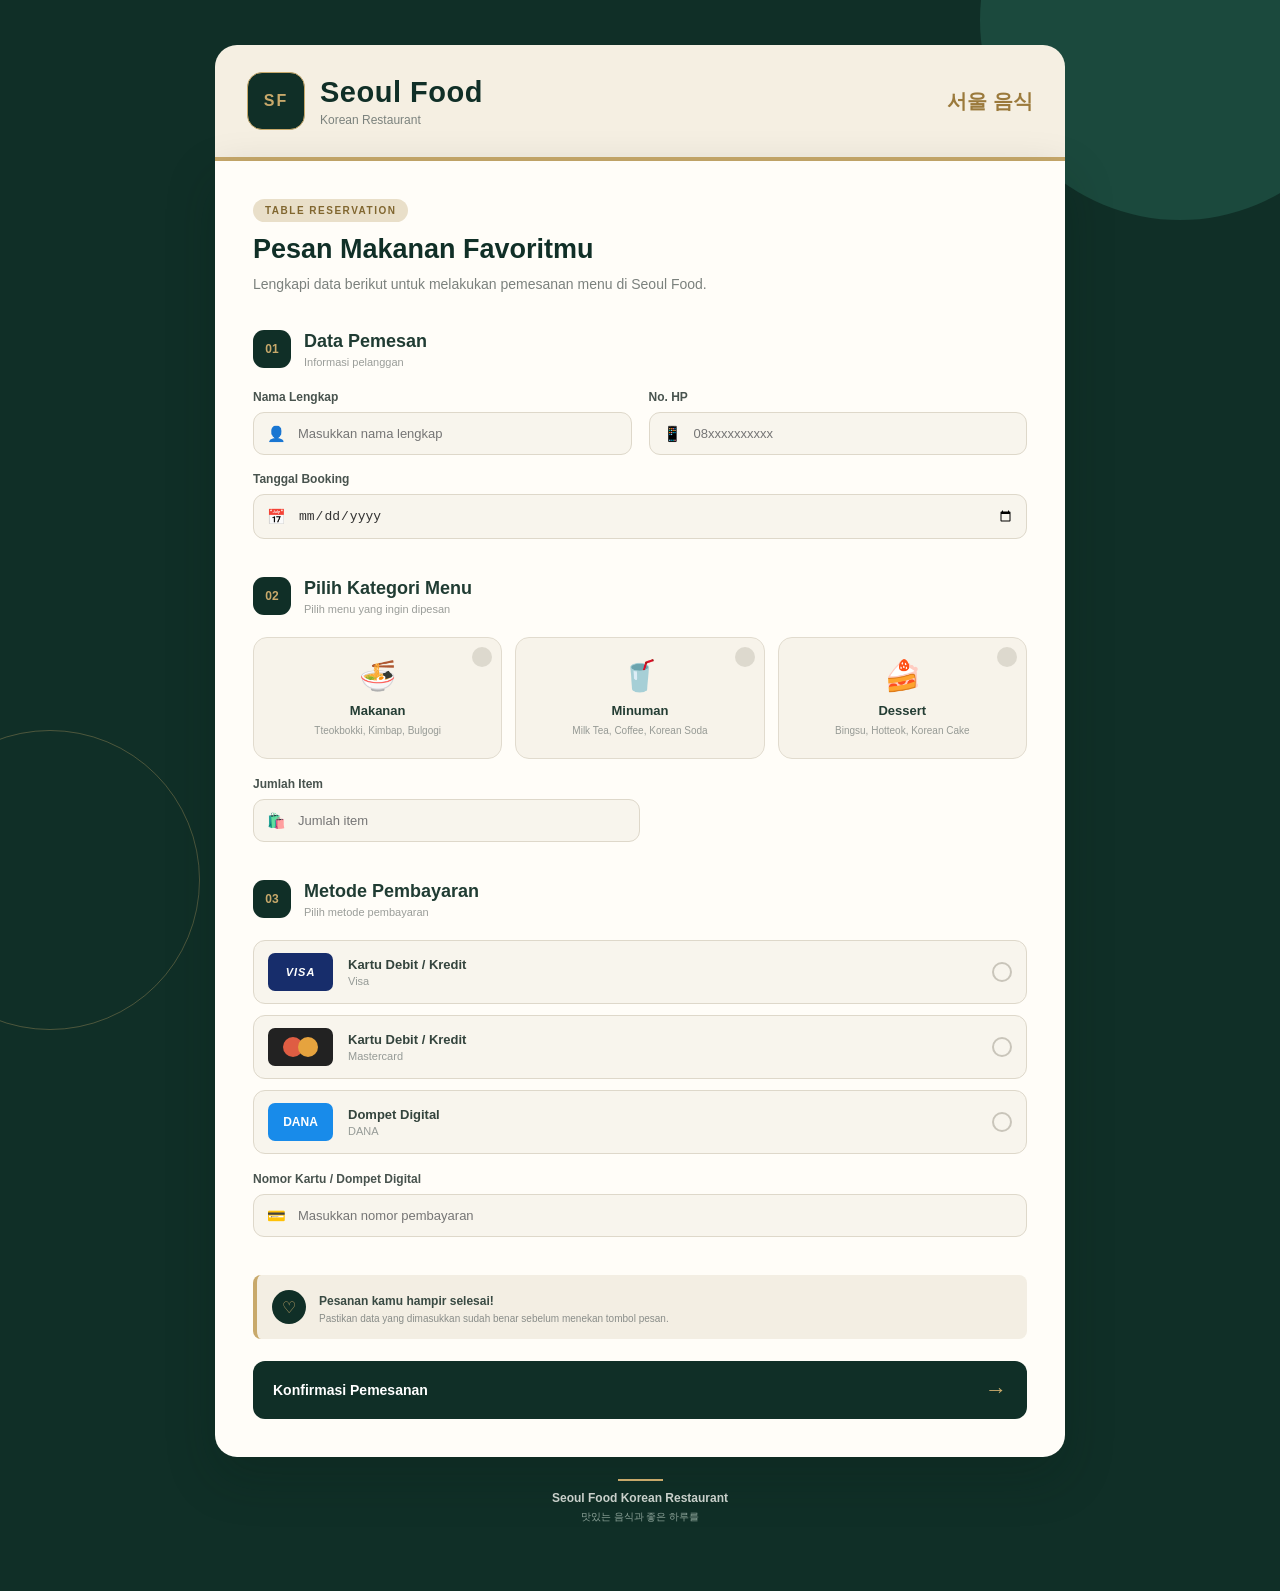
<file: index.html>
<!DOCTYPE html>
<html lang="id">
<head>
    <meta charset="UTF-8">
    <meta name="viewport" content="width=device-width, initial-scale=1.0">
    <title>Seoul Food - Booking Menu</title>
    <link rel="stylesheet" href="stylee.css">
</head>

<body>

    <div class="background-circle circle-one"></div>
    <div class="background-circle circle-two"></div>

    <main class="container">

        <!-- HEADER -->
        <header class="header">

            <div class="brand">
                <div class="brand-logo">
                    SF
                </div>

                <div>
                    <h1>Seoul Food</h1>
                    <p>Korean Restaurant</p>
                </div>
            </div>

            <div class="korean">
                서울 음식
            </div>

        </header>


        <!-- FORM -->
        <section class="booking-card">

            <div class="intro">
                <span class="label">TABLE RESERVATION</span>

                <h2>Pesan Makanan Favoritmu</h2>

                <p>
                    Lengkapi data berikut untuk melakukan pemesanan
                    menu di Seoul Food.
                </p>
            </div>


            <!-- DATA PEMESAN -->
            <div class="section">

                <div class="section-title">
                    <span>01</span>

                    <div>
                        <h3>Data Pemesan</h3>
                        <p>Informasi pelanggan</p>
                    </div>
                </div>


                <div class="form-row">

                    <div class="input-box">
                        <label>Nama Lengkap</label>

                        <div class="input-wrapper">
                            <span>👤</span>
                            <input
                                type="text"
                                placeholder="Masukkan nama lengkap"
                                required>
                        </div>
                    </div>


                    <div class="input-box">
                        <label>No. HP</label>

                        <div class="input-wrapper">
                            <span>📱</span>
                            <input
                                type="text"
                                placeholder="08xxxxxxxxxx"
                                required>
                        </div>
                    </div>

                </div>


                <div class="input-box date-box">
                    <label>Tanggal Booking</label>

                    <div class="input-wrapper">
                        <span>📅</span>

                        <input
                            type="date"
                            required>
                    </div>
                </div>

            </div>



            <!-- PILIH MENU -->
            <div class="section">

                <div class="section-title">
                    <span>02</span>

                    <div>
                        <h3>Pilih Kategori Menu</h3>
                        <p>Pilih menu yang ingin dipesan</p>
                    </div>
                </div>


                <div class="menu-list">

                    <label class="menu-item">

                        <input
                            type="checkbox"
                            name="menu"
                            value="makanan">

                        <div class="menu-content">

                            <div class="menu-icon">
                                🍜
                            </div>

                            <div class="menu-text">
                                <strong>Makanan</strong>

                                <small>
                                    Tteokbokki, Kimbap,
                                    Bulgogi
                                </small>
                            </div>

                            <div class="check">
                                ✓
                            </div>

                        </div>

                    </label>



                    <label class="menu-item">

                        <input
                            type="checkbox"
                            name="menu"
                            value="minuman">

                        <div class="menu-content">

                            <div class="menu-icon">
                                🥤
                            </div>

                            <div class="menu-text">
                                <strong>Minuman</strong>

                                <small>
                                    Milk Tea, Coffee,
                                    Korean Soda
                                </small>
                            </div>

                            <div class="check">
                                ✓
                            </div>

                        </div>

                    </label>



                    <label class="menu-item">

                        <input
                            type="checkbox"
                            name="menu"
                            value="dessert">

                        <div class="menu-content">

                            <div class="menu-icon">
                                🍰
                            </div>

                            <div class="menu-text">
                                <strong>Dessert</strong>

                                <small>
                                    Bingsu, Hotteok,
                                    Korean Cake
                                </small>
                            </div>

                            <div class="check">
                                ✓
                            </div>

                        </div>

                    </label>

                </div>



                <!-- JUMLAH -->
                <div class="quantity">

                    <div class="input-box">

                        <label>Jumlah Item</label>

                        <div class="input-wrapper">

                            <span>🛍️</span>

                            <input
                                type="number"
                                min="1"
                                placeholder="Jumlah item"
                                required>

                        </div>

                    </div>

                </div>

            </div>



            <!-- PEMBAYARAN -->
            <div class="section">

                <div class="section-title">

                    <span>03</span>

                    <div>
                        <h3>Metode Pembayaran</h3>
                        <p>Pilih metode pembayaran</p>
                    </div>

                </div>



                <div class="payment-list">


                    <!-- VISA -->
                    <label class="payment-item">

                        <input
                            type="radio"
                            name="payment"
                            value="visa"
                            required>

                        <div class="payment-content">

                            <div class="payment-logo visa">
                                VISA
                            </div>

                            <div class="payment-text">

                                <strong>
                                    Kartu Debit / Kredit
                                </strong>

                                <small>
                                    Visa
                                </small>

                            </div>

                            <div class="radio">
                                <span></span>
                            </div>

                        </div>

                    </label>



                    <!-- MASTERCARD -->
                    <label class="payment-item">

                        <input
                            type="radio"
                            name="payment"
                            value="mastercard">

                        <div class="payment-content">

                            <div class="payment-logo mastercard">
                                <i></i>
                                <i></i>
                            </div>

                            <div class="payment-text">

                                <strong>
                                    Kartu Debit / Kredit
                                </strong>

                                <small>
                                    Mastercard
                                </small>

                            </div>

                            <div class="radio">
                                <span></span>
                            </div>

                        </div>

                    </label>



                    <!-- DANA -->
                    <label class="payment-item">

                        <input
                            type="radio"
                            name="payment"
                            value="dana">

                        <div class="payment-content">

                            <div class="payment-logo dana">
                                DANA
                            </div>

                            <div class="payment-text">

                                <strong>
                                    Dompet Digital
                                </strong>

                                <small>
                                    DANA
                                </small>

                            </div>

                            <div class="radio">
                                <span></span>
                            </div>

                        </div>

                    </label>

                </div>



                <!-- NOMOR PEMBAYARAN -->
                <div class="input-box payment-number">

                    <label>
                        Nomor Kartu / Dompet Digital
                    </label>

                    <div class="input-wrapper">

                        <span>💳</span>

                        <input
                            type="text"
                            placeholder="Masukkan nomor pembayaran">

                    </div>

                </div>

            </div>



            <!-- CATATAN -->
            <div class="note">

                <div class="note-icon">
                    ♡
                </div>

                <div>
                    <strong>
                        Pesanan kamu hampir selesai!
                    </strong>

                    <p>
                        Pastikan data yang dimasukkan sudah benar
                        sebelum menekan tombol pesan.
                    </p>
                </div>

            </div>



            <!-- SUBMIT -->
            <button
                type="submit"
                class="submit-button">

                <span>
                    Konfirmasi Pemesanan
                </span>

                <b>→</b>

            </button>


        </section>


        <!-- FOOTER -->
        <footer>

            <div class="footer-line"></div>

            <p>
                Seoul Food Korean Restaurant
            </p>

            <span>
                맛있는 음식과 좋은 하루를
            </span>

        </footer>

    </main>

</body>
</html>
</file>
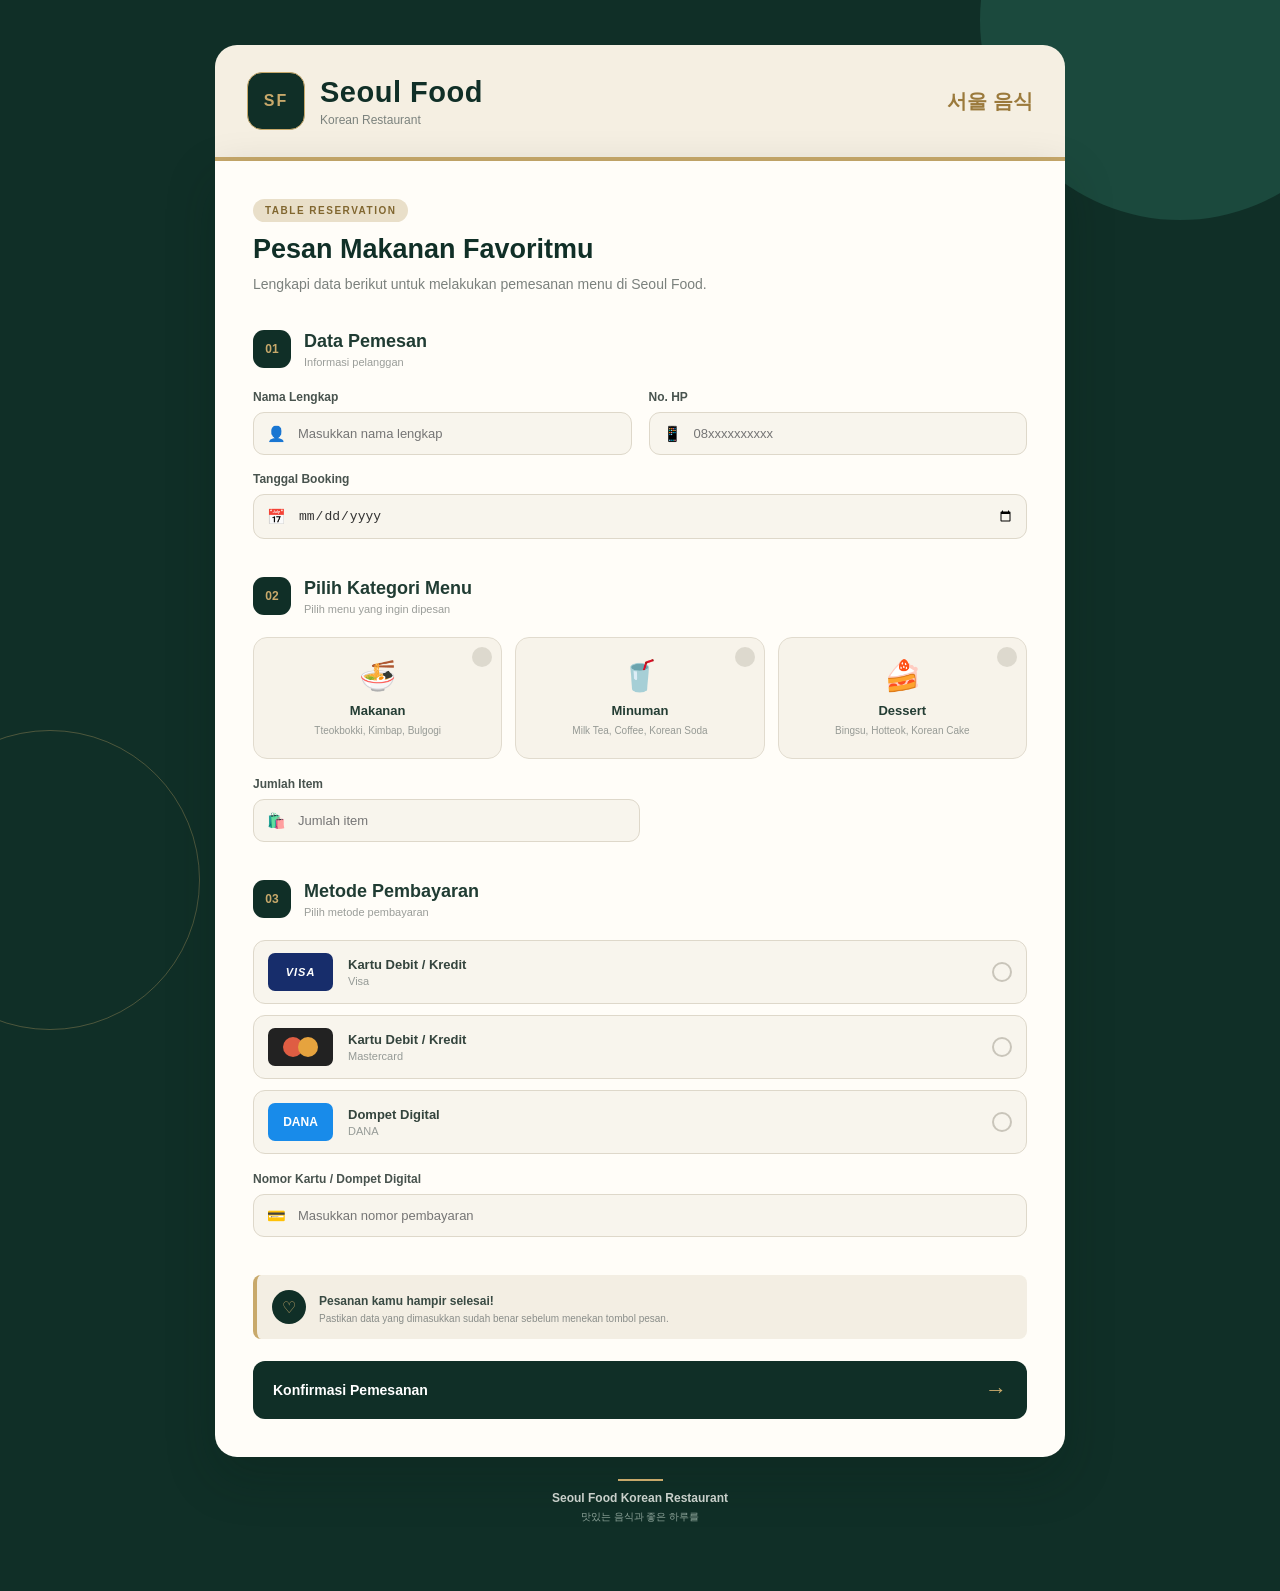
<file: formpemesanan.html>
<!DOCTYPE html>
<html lang="id">
<head>
    <meta charset="UTF-8">
    <meta name="viewport" content="width=device-width, initial-scale=1.0">
    <title>Seoul Food - Booking Menu</title>
    <link rel="stylesheet" href="stylee.css">
</head>

<body>

    <div class="background-circle circle-one"></div>
    <div class="background-circle circle-two"></div>

    <main class="container">

        <!-- HEADER -->
        <header class="header">

            <div class="brand">
                <div class="brand-logo">
                    SF
                </div>

                <div>
                    <h1>Seoul Food</h1>
                    <p>Korean Restaurant</p>
                </div>
            </div>

            <div class="korean">
                서울 음식
            </div>

        </header>


        <!-- FORM -->
        <section class="booking-card">

            <div class="intro">
                <span class="label">TABLE RESERVATION</span>

                <h2>Pesan Makanan Favoritmu</h2>

                <p>
                    Lengkapi data berikut untuk melakukan pemesanan
                    menu di Seoul Food.
                </p>
            </div>


            <!-- DATA PEMESAN -->
            <div class="section">

                <div class="section-title">
                    <span>01</span>

                    <div>
                        <h3>Data Pemesan</h3>
                        <p>Informasi pelanggan</p>
                    </div>
                </div>


                <div class="form-row">

                    <div class="input-box">
                        <label>Nama Lengkap</label>

                        <div class="input-wrapper">
                            <span>👤</span>
                            <input
                                type="text"
                                placeholder="Masukkan nama lengkap"
                                required>
                        </div>
                    </div>


                    <div class="input-box">
                        <label>No. HP</label>

                        <div class="input-wrapper">
                            <span>📱</span>
                            <input
                                type="text"
                                placeholder="08xxxxxxxxxx"
                                required>
                        </div>
                    </div>

                </div>


                <div class="input-box date-box">
                    <label>Tanggal Booking</label>

                    <div class="input-wrapper">
                        <span>📅</span>

                        <input
                            type="date"
                            required>
                    </div>
                </div>

            </div>



            <!-- PILIH MENU -->
            <div class="section">

                <div class="section-title">
                    <span>02</span>

                    <div>
                        <h3>Pilih Kategori Menu</h3>
                        <p>Pilih menu yang ingin dipesan</p>
                    </div>
                </div>


                <div class="menu-list">

                    <label class="menu-item">

                        <input
                            type="checkbox"
                            name="menu"
                            value="makanan">

                        <div class="menu-content">

                            <div class="menu-icon">
                                🍜
                            </div>

                            <div class="menu-text">
                                <strong>Makanan</strong>

                                <small>
                                    Tteokbokki, Kimbap,
                                    Bulgogi
                                </small>
                            </div>

                            <div class="check">
                                ✓
                            </div>

                        </div>

                    </label>



                    <label class="menu-item">

                        <input
                            type="checkbox"
                            name="menu"
                            value="minuman">

                        <div class="menu-content">

                            <div class="menu-icon">
                                🥤
                            </div>

                            <div class="menu-text">
                                <strong>Minuman</strong>

                                <small>
                                    Milk Tea, Coffee,
                                    Korean Soda
                                </small>
                            </div>

                            <div class="check">
                                ✓
                            </div>

                        </div>

                    </label>



                    <label class="menu-item">

                        <input
                            type="checkbox"
                            name="menu"
                            value="dessert">

                        <div class="menu-content">

                            <div class="menu-icon">
                                🍰
                            </div>

                            <div class="menu-text">
                                <strong>Dessert</strong>

                                <small>
                                    Bingsu, Hotteok,
                                    Korean Cake
                                </small>
                            </div>

                            <div class="check">
                                ✓
                            </div>

                        </div>

                    </label>

                </div>



                <!-- JUMLAH -->
                <div class="quantity">

                    <div class="input-box">

                        <label>Jumlah Item</label>

                        <div class="input-wrapper">

                            <span>🛍️</span>

                            <input
                                type="number"
                                min="1"
                                placeholder="Jumlah item"
                                required>

                        </div>

                    </div>

                </div>

            </div>



            <!-- PEMBAYARAN -->
            <div class="section">

                <div class="section-title">

                    <span>03</span>

                    <div>
                        <h3>Metode Pembayaran</h3>
                        <p>Pilih metode pembayaran</p>
                    </div>

                </div>



                <div class="payment-list">


                    <!-- VISA -->
                    <label class="payment-item">

                        <input
                            type="radio"
                            name="payment"
                            value="visa"
                            required>

                        <div class="payment-content">

                            <div class="payment-logo visa">
                                VISA
                            </div>

                            <div class="payment-text">

                                <strong>
                                    Kartu Debit / Kredit
                                </strong>

                                <small>
                                    Visa
                                </small>

                            </div>

                            <div class="radio">
                                <span></span>
                            </div>

                        </div>

                    </label>



                    <!-- MASTERCARD -->
                    <label class="payment-item">

                        <input
                            type="radio"
                            name="payment"
                            value="mastercard">

                        <div class="payment-content">

                            <div class="payment-logo mastercard">
                                <i></i>
                                <i></i>
                            </div>

                            <div class="payment-text">

                                <strong>
                                    Kartu Debit / Kredit
                                </strong>

                                <small>
                                    Mastercard
                                </small>

                            </div>

                            <div class="radio">
                                <span></span>
                            </div>

                        </div>

                    </label>



                    <!-- DANA -->
                    <label class="payment-item">

                        <input
                            type="radio"
                            name="payment"
                            value="dana">

                        <div class="payment-content">

                            <div class="payment-logo dana">
                                DANA
                            </div>

                            <div class="payment-text">

                                <strong>
                                    Dompet Digital
                                </strong>

                                <small>
                                    DANA
                                </small>

                            </div>

                            <div class="radio">
                                <span></span>
                            </div>

                        </div>

                    </label>

                </div>



                <!-- NOMOR PEMBAYARAN -->
                <div class="input-box payment-number">

                    <label>
                        Nomor Kartu / Dompet Digital
                    </label>

                    <div class="input-wrapper">

                        <span>💳</span>

                        <input
                            type="text"
                            placeholder="Masukkan nomor pembayaran">

                    </div>

                </div>

            </div>



            <!-- CATATAN -->
            <div class="note">

                <div class="note-icon">
                    ♡
                </div>

                <div>
                    <strong>
                        Pesanan kamu hampir selesai!
                    </strong>

                    <p>
                        Pastikan data yang dimasukkan sudah benar
                        sebelum menekan tombol pesan.
                    </p>
                </div>

            </div>



            <!-- SUBMIT -->
            <button
                type="submit"
                class="submit-button">

                <span>
                    Konfirmasi Pemesanan
                </span>

                <b>→</b>

            </button>


        </section>


        <!-- FOOTER -->
        <footer>

            <div class="footer-line"></div>

            <p>
                Seoul Food Korean Restaurant
            </p>

            <span>
                맛있는 음식과 좋은 하루를
            </span>

        </footer>

    </main>

</body>
</html>
</file>
<file: stylee.css>
* {
    box-sizing: border-box;
    margin: 0;
    padding: 0;
}

body {
    font-family: Arial, sans-serif;
    background: #102f27;
    color: #26352f;
    min-height: 100vh;
    position: relative;
    overflow-x: hidden;
}


/* BACKGROUND */

.background-circle {
    position: fixed;
    border-radius: 50%;
    pointer-events: none;
}

.circle-one {
    width: 400px;
    height: 400px;
    background: #1b493d;
    top: -180px;
    right: -100px;
}

.circle-two {
    width: 300px;
    height: 300px;
    border: 1px solid #c8a96b55;
    bottom: -130px;
    left: -100px;
}


/* CONTAINER */

.container {
    width: 92%;
    max-width: 850px;
    margin: 45px auto;
    position: relative;
    z-index: 2;
}


/* HEADER */

.header {
    background: #f5efe2;
    border-radius: 22px 22px 0 0;
    padding: 27px 32px;
    display: flex;
    justify-content: space-between;
    align-items: center;
    border-bottom: 4px solid #c8a96b;
}

.brand {
    display: flex;
    align-items: center;
    gap: 15px;
}

.brand-logo {
    width: 58px;
    height: 58px;
    background: #102f27;
    color: #c8a96b;
    display: flex;
    align-items: center;
    justify-content: center;
    border-radius: 15px;
    font-weight: bold;
    letter-spacing: 2px;
    border: 1px solid #c8a96b;
}

.brand h1 {
    color: #102f27;
    font-size: 29px;
    letter-spacing: .5px;
}

.brand p {
    color: #7b827d;
    font-size: 12px;
    margin-top: 4px;
}

.korean {
    color: #9b7a3c;
    font-size: 20px;
    font-weight: bold;
}


/* BOOKING CARD */

.booking-card {
    background: #fffdf8;
    padding: 38px;
    border-radius: 0 0 22px 22px;
    box-shadow: 0 20px 50px #071c163d;
}


/* INTRO */

.intro {
    margin-bottom: 35px;
}

.label {
    display: inline-block;
    background: #e9dfc9;
    color: #80662f;
    padding: 6px 12px;
    border-radius: 20px;
    font-size: 10px;
    font-weight: bold;
    letter-spacing: 1.5px;
}

.intro h2 {
    margin-top: 12px;
    color: #102f27;
    font-size: 27px;
}

.intro p {
    margin-top: 8px;
    color: #7b817d;
    font-size: 14px;
    line-height: 1.6;
}


/* SECTION */

.section {
    margin-bottom: 38px;
}

.section-title {
    display: flex;
    align-items: center;
    gap: 13px;
    margin-bottom: 22px;
}

.section-title > span {
    width: 38px;
    height: 38px;
    background: #102f27;
    color: #c8a96b;
    border-radius: 11px;
    display: flex;
    align-items: center;
    justify-content: center;
    font-size: 12px;
    font-weight: bold;
}

.section-title h3 {
    font-size: 18px;
    color: #203c33;
}

.section-title p {
    color: #9a9d99;
    font-size: 11px;
    margin-top: 4px;
}


/* FORM */

.form-row {
    display: grid;
    grid-template-columns: 1fr 1fr;
    gap: 17px;
}

.input-box {
    width: 100%;
}

.input-box label {
    display: block;
    font-size: 12px;
    font-weight: bold;
    color: #48534e;
    margin-bottom: 8px;
}

.input-wrapper {
    display: flex;
    align-items: center;
    background: #f8f5ed;
    border: 1px solid #ded8ca;
    border-radius: 11px;
    transition: .2s;
}

.input-wrapper span {
    padding-left: 13px;
    font-size: 15px;
}

.input-wrapper input {
    width: 100%;
    border: none;
    outline: none;
    background: transparent;
    padding: 13px 12px;
    font-size: 13px;
    color: #333;
}

.input-wrapper:focus-within {
    border-color: #b39455;
    box-shadow: 0 0 0 3px #c8a96b18;
}

.date-box {
    margin-top: 17px;
}


/* MENU */

.menu-list {
    display: grid;
    grid-template-columns: repeat(3, 1fr);
    gap: 13px;
}

.menu-item {
    cursor: pointer;
}

.menu-item input {
    display: none;
}

.menu-content {
    position: relative;
    padding: 20px 14px;
    background: #f7f3ea;
    border: 1px solid #e1dbce;
    border-radius: 14px;
    text-align: center;
    transition: .2s;
}

.menu-content:hover {
    transform: translateY(-3px);
    border-color: #c8a96b;
}

.menu-icon {
    font-size: 30px;
    margin-bottom: 10px;
}

.menu-text strong {
    display: block;
    font-size: 13px;
    color: #243d34;
}

.menu-text small {
    display: block;
    color: #969a95;
    font-size: 10px;
    line-height: 1.5;
    margin-top: 5px;
}

.check {
    position: absolute;
    top: 9px;
    right: 9px;
    width: 20px;
    height: 20px;
    border-radius: 50%;
    background: #ddd9ce;
    color: transparent;
    font-size: 11px;
    display: flex;
    justify-content: center;
    align-items: center;
}

.menu-item input:checked + .menu-content {
    background: #eef2e9;
    border: 2px solid #82956b;
    transform: translateY(-3px);
}

.menu-item input:checked + .menu-content .check {
    background: #5c765e;
    color: white;
}


/* QUANTITY */

.quantity {
    margin-top: 18px;
    width: 50%;
}


/* PAYMENT */

.payment-list {
    display: grid;
    gap: 11px;
}

.payment-item {
    cursor: pointer;
}

.payment-item input {
    display: none;
}

.payment-content {
    display: flex;
    align-items: center;
    padding: 12px 14px;
    background: #f8f5ed;
    border: 1px solid #ded8ca;
    border-radius: 12px;
    transition: .2s;
}

.payment-content:hover {
    border-color: #c8a96b;
}

.payment-item input:checked + .payment-content {
    border: 2px solid #82956b;
    background: #eef2e9;
}

.payment-logo {
    width: 65px;
    height: 38px;
    border-radius: 7px;
    display: flex;
    justify-content: center;
    align-items: center;
    font-size: 11px;
    font-weight: bold;
    margin-right: 15px;
}


/* VISA */

.visa {
    background: #172d6b;
    color: white;
    font-style: italic;
    letter-spacing: 1px;
}


/* MASTERCARD */

.mastercard {
    background: #222;
    position: relative;
    overflow: hidden;
}

.mastercard i {
    width: 20px;
    height: 20px;
    border-radius: 50%;
    position: absolute;
}

.mastercard i:first-child {
    background: #df5d43;
    left: 15px;
}

.mastercard i:last-child {
    background: #e6a33e;
    right: 15px;
}


/* DANA */

.dana {
    background: #188bea;
    color: white;
    font-size: 12px;
}


.payment-text {
    flex: 1;
}

.payment-text strong {
    display: block;
    color: #34443d;
    font-size: 13px;
}

.payment-text small {
    display: block;
    color: #969b97;
    margin-top: 3px;
    font-size: 11px;
}


/* RADIO */

.radio {
    width: 20px;
    height: 20px;
    border: 2px solid #c9c5ba;
    border-radius: 50%;
    display: flex;
    align-items: center;
    justify-content: center;
}

.radio span {
    width: 9px;
    height: 9px;
    border-radius: 50%;
    background: transparent;
}

.payment-item input:checked + .payment-content .radio {
    border-color: #5c765e;
}

.payment-item input:checked + .payment-content .radio span {
    background: #5c765e;
}


/* PAYMENT NUMBER */

.payment-number {
    margin-top: 18px;
}


/* NOTE */

.note {
    display: flex;
    gap: 13px;
    align-items: center;
    background: #f3eee3;
    border-left: 4px solid #c8a96b;
    padding: 15px;
    border-radius: 8px;
    margin-bottom: 22px;
}

.note-icon {
    width: 34px;
    height: 34px;
    background: #102f27;
    color: #c8a96b;
    border-radius: 50%;
    display: flex;
    justify-content: center;
    align-items: center;
}

.note strong {
    font-size: 12px;
    color: #394a43;
}

.note p {
    color: #898d89;
    font-size: 10px;
    margin-top: 4px;
}


/* BUTTON */

.submit-button {
    width: 100%;
    border: none;
    background: #102f27;
    color: white;
    padding: 16px 20px;
    border-radius: 12px;
    display: flex;
    justify-content: space-between;
    align-items: center;
    cursor: pointer;
    font-size: 14px;
    font-weight: bold;
    transition: .25s;
}

.submit-button b {
    color: #c8a96b;
    font-size: 22px;
}

.submit-button:hover {
    background: #1b493d;
    transform: translateY(-2px);
    box-shadow: 0 8px 20px #102f2740;
}


/* FOOTER */

footer {
    text-align: center;
    color: #c9d0cb;
    padding: 22px;
}

.footer-line {
    width: 45px;
    height: 2px;
    background: #c8a96b;
    margin: 0 auto 10px;
}

footer p {
    font-size: 12px;
    font-weight: bold;
}

footer span {
    display: block;
    margin-top: 5px;
    color: #8ea49a;
    font-size: 10px;
}


/* RESPONSIVE */

@media (max-width: 700px) {

    .container {
        width: 95%;
        margin: 20px auto;
    }

    .header {
        padding: 22px;
    }

    .korean {
        display: none;
    }

    .booking-card {
        padding: 25px 20px;
    }

    .form-row {
        grid-template-columns: 1fr;
        gap: 0;
    }

    .menu-list {
        grid-template-columns: 1fr;
    }

    .quantity {
        width: 100%;
    }

    .intro h2 {
        font-size: 23px;
    }
}
</file>
